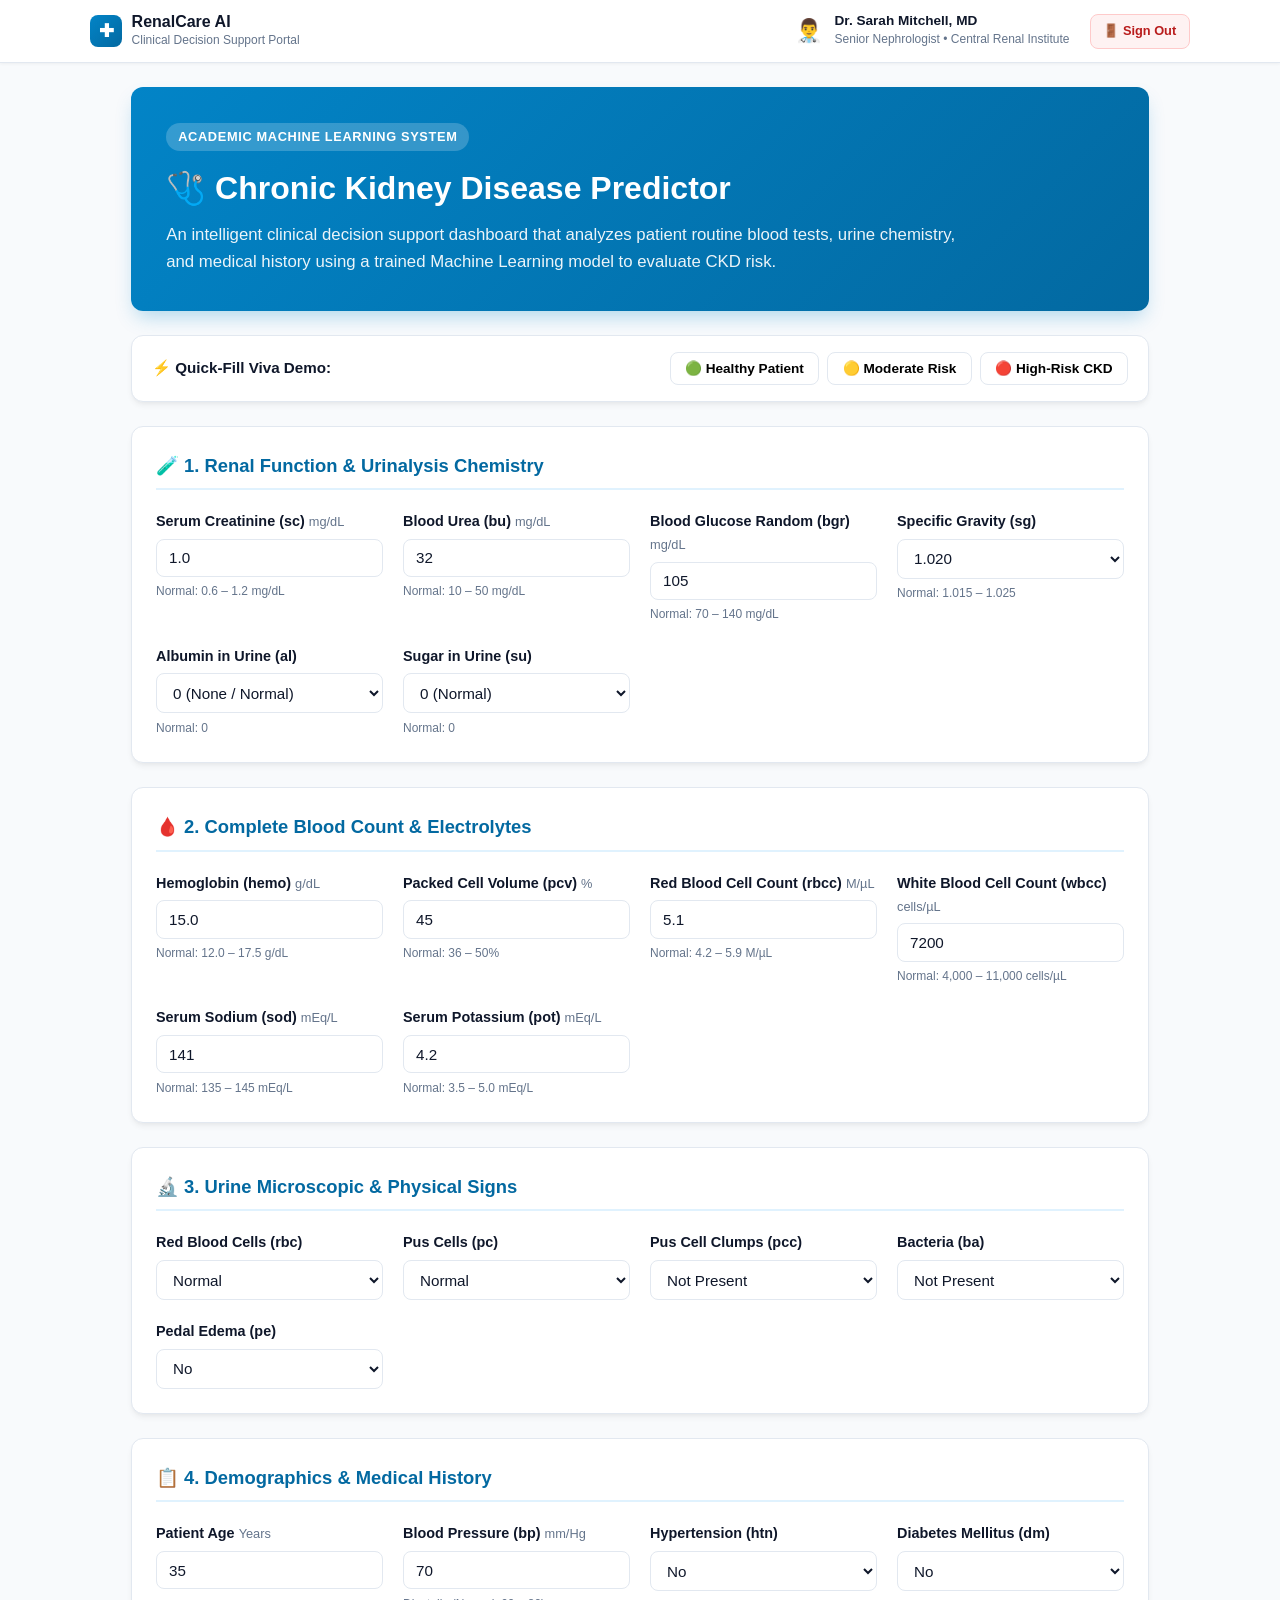
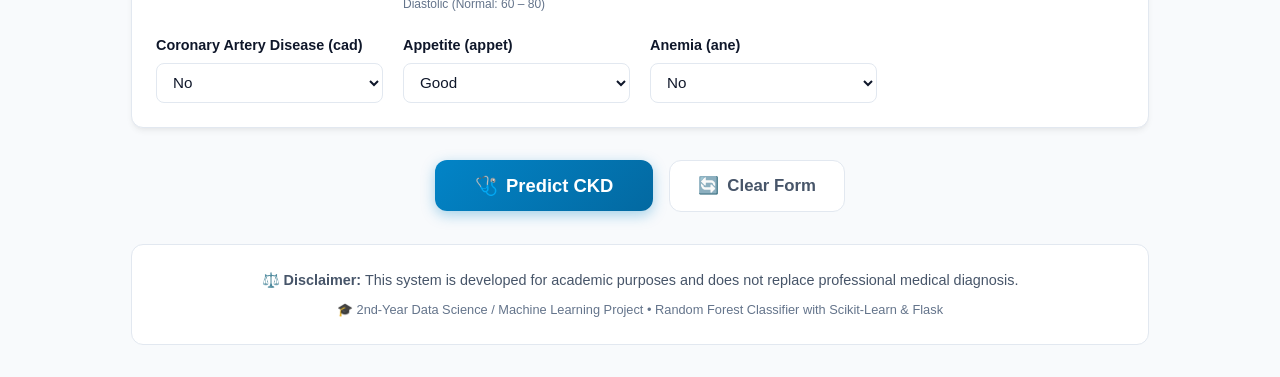
<file: index.html>
<!DOCTYPE html>
<html lang="en">
<head>
    <meta charset="UTF-8">
    <meta name="viewport" content="width=device-width, initial-scale=1.0">
    <title>Chronic Kidney Disease Predictor</title>
    <link rel="stylesheet" href="style.css">
<body>
    <!-- Clinical Navigation Bar -->
    <nav class="clinical-nav">
        <div class="nav-container">
            <div class="nav-brand">
                <span class="nav-logo">✚</span>
                <div>
                    <strong class="nav-hospital">RenalCare AI</strong>
                    <span class="nav-system">Clinical Decision Support Portal</span>
                </div>
            </div>
            <div class="nav-user-menu">
                <div class="nav-avatar">👨‍⚕️</div>
                <div class="nav-user-info">
                    <span class="nav-user-name">Dr. Sarah Mitchell, MD</span>
                    <span class="nav-user-role">Senior Nephrologist • Central Renal Institute</span>
                </div>
                <a href="login.html" class="btn-logout" title="Sign out of clinical session">🚪 Sign Out</a>
            </div>
        </div>
    </nav>

    <div class="container">
        <!-- 1. Header Section -->
        <header class="hero-header">
            <span class="badge-tag">Academic Machine Learning System</span>
            <h1 class="project-title">🩺 Chronic Kidney Disease Predictor</h1>
            <p class="project-description">
                An intelligent clinical decision support dashboard that analyzes patient routine blood tests, 
                urine chemistry, and medical history using a trained Machine Learning model to evaluate CKD risk.
            </p>
        </header>

        <!-- Quick Demo Autofill Toolbar for College Viva -->
        <div class="demo-toolbar">
            <span class="demo-title">⚡ Quick-Fill Viva Demo:</span>
            <div class="demo-buttons">
                <button type="button" class="btn-demo btn-demo-healthy" onclick="loadSampleProfile('healthy')">🟢 Healthy Patient</button>
                <button type="button" class="btn-demo btn-demo-warning" onclick="loadSampleProfile('borderline')">🟡 Moderate Risk</button>
                <button type="button" class="btn-demo btn-demo-severe" onclick="loadSampleProfile('severe')">🔴 High-Risk CKD</button>
            </div>
        </div>

        <!-- 2. Patient Input Form -->
        <form id="prediction-form">
            
            <!-- Panel 1: Renal Chemistry -->
            <div class="card-panel">
                <h2 class="panel-heading">🧪 1. Renal Function & Urinalysis Chemistry</h2>
                <div class="form-grid">
                    <div class="form-group">
                        <label for="sc">Serum Creatinine (sc) <span class="unit">mg/dL</span></label>
                        <input type="number" step="0.1" min="0.1" max="25" id="sc" name="sc" value="1.0" required>
                        <span class="field-hint">Normal: 0.6 – 1.2 mg/dL</span>
                    </div>
                    <div class="form-group">
                        <label for="bu">Blood Urea (bu) <span class="unit">mg/dL</span></label>
                        <input type="number" step="1" min="1" max="400" id="bu" name="bu" value="32" required>
                        <span class="field-hint">Normal: 10 – 50 mg/dL</span>
                    </div>
                    <div class="form-group">
                        <label for="bgr">Blood Glucose Random (bgr) <span class="unit">mg/dL</span></label>
                        <input type="number" step="1" min="40" max="500" id="bgr" name="bgr" value="105" required>
                        <span class="field-hint">Normal: 70 – 140 mg/dL</span>
                    </div>
                    <div class="form-group">
                        <label for="sg">Specific Gravity (sg)</label>
                        <select id="sg" name="sg" required>
                            <option value="1.005">1.005</option>
                            <option value="1.010">1.010</option>
                            <option value="1.015">1.015</option>
                            <option value="1.020" selected>1.020</option>
                            <option value="1.025">1.025</option>
                        </select>
                        <span class="field-hint">Normal: 1.015 – 1.025</span>
                    </div>
                    <div class="form-group">
                        <label for="al">Albumin in Urine (al)</label>
                        <select id="al" name="al" required>
                            <option value="0" selected>0 (None / Normal)</option>
                            <option value="1">1 (Trace)</option>
                            <option value="2">2 (Mild)</option>
                            <option value="3">3 (Moderate)</option>
                            <option value="4">4 (Heavy)</option>
                            <option value="5">5 (Severe)</option>
                        </select>
                        <span class="field-hint">Normal: 0</span>
                    </div>
                    <div class="form-group">
                        <label for="su">Sugar in Urine (su)</label>
                        <select id="su" name="su" required>
                            <option value="0" selected>0 (Normal)</option>
                            <option value="1">1</option>
                            <option value="2">2</option>
                            <option value="3">3</option>
                            <option value="4">4</option>
                            <option value="5">5</option>
                        </select>
                        <span class="field-hint">Normal: 0</span>
                    </div>
                </div>
            </div>

            <!-- Panel 2: Blood Panel -->
            <div class="card-panel">
                <h2 class="panel-heading">🩸 2. Complete Blood Count & Electrolytes</h2>
                <div class="form-grid">
                    <div class="form-group">
                        <label for="hemo">Hemoglobin (hemo) <span class="unit">g/dL</span></label>
                        <input type="number" step="0.1" min="3" max="22" id="hemo" name="hemo" value="15.0" required>
                        <span class="field-hint">Normal: 12.0 – 17.5 g/dL</span>
                    </div>
                    <div class="form-group">
                        <label for="pcv">Packed Cell Volume (pcv) <span class="unit">%</span></label>
                        <input type="number" step="1" min="10" max="60" id="pcv" name="pcv" value="45" required>
                        <span class="field-hint">Normal: 36 – 50%</span>
                    </div>
                    <div class="form-group">
                        <label for="rbcc">Red Blood Cell Count (rbcc) <span class="unit">M/µL</span></label>
                        <input type="number" step="0.1" min="1.0" max="8.0" id="rbcc" name="rbcc" value="5.1" required>
                        <span class="field-hint">Normal: 4.2 – 5.9 M/µL</span>
                    </div>
                    <div class="form-group">
                        <label for="wbcc">White Blood Cell Count (wbcc) <span class="unit">cells/µL</span></label>
                        <input type="number" step="100" min="1000" max="35000" id="wbcc" name="wbcc" value="7200" required>
                        <span class="field-hint">Normal: 4,000 – 11,000 cells/µL</span>
                    </div>
                    <div class="form-group">
                        <label for="sod">Serum Sodium (sod) <span class="unit">mEq/L</span></label>
                        <input type="number" step="1" min="90" max="180" id="sod" name="sod" value="141" required>
                        <span class="field-hint">Normal: 135 – 145 mEq/L</span>
                    </div>
                    <div class="form-group">
                        <label for="pot">Serum Potassium (pot) <span class="unit">mEq/L</span></label>
                        <input type="number" step="0.1" min="1.5" max="10.0" id="pot" name="pot" value="4.2" required>
                        <span class="field-hint">Normal: 3.5 – 5.0 mEq/L</span>
                    </div>
                </div>
            </div>

            <!-- Panel 3: Urine Microscopic Signs -->
            <div class="card-panel">
                <h2 class="panel-heading">🔬 3. Urine Microscopic & Physical Signs</h2>
                <div class="form-grid">
                    <div class="form-group">
                        <label for="rbc">Red Blood Cells (rbc)</label>
                        <select id="rbc" name="rbc" required>
                            <option value="normal" selected>Normal</option>
                            <option value="abnormal">Abnormal</option>
                        </select>
                    </div>
                    <div class="form-group">
                        <label for="pc">Pus Cells (pc)</label>
                        <select id="pc" name="pc" required>
                            <option value="normal" selected>Normal</option>
                            <option value="abnormal">Abnormal</option>
                        </select>
                    </div>
                    <div class="form-group">
                        <label for="pcc">Pus Cell Clumps (pcc)</label>
                        <select id="pcc" name="pcc" required>
                            <option value="notpresent" selected>Not Present</option>
                            <option value="present">Present</option>
                        </select>
                    </div>
                    <div class="form-group">
                        <label for="ba">Bacteria (ba)</label>
                        <select id="ba" name="ba" required>
                            <option value="notpresent" selected>Not Present</option>
                            <option value="present">Present</option>
                        </select>
                    </div>
                    <div class="form-group">
                        <label for="pe">Pedal Edema (pe)</label>
                        <select id="pe" name="pe" required>
                            <option value="no" selected>No</option>
                            <option value="yes">Yes (Swelling)</option>
                        </select>
                    </div>
                </div>
            </div>

            <!-- Panel 4: Demographics & Medical History -->
            <div class="card-panel">
                <h2 class="panel-heading">📋 4. Demographics & Medical History</h2>
                <div class="form-grid">
                    <div class="form-group">
                        <label for="age">Patient Age <span class="unit">Years</span></label>
                        <input type="number" min="1" max="110" id="age" name="age" value="35" required>
                    </div>
                    <div class="form-group">
                        <label for="bp">Blood Pressure (bp) <span class="unit">mm/Hg</span></label>
                        <input type="number" step="5" min="40" max="220" id="bp" name="bp" value="70" required>
                        <span class="field-hint">Diastolic (Normal: 60 – 80)</span>
                    </div>
                    <div class="form-group">
                        <label for="htn">Hypertension (htn)</label>
                        <select id="htn" name="htn" required>
                            <option value="no" selected>No</option>
                            <option value="yes">Yes</option>
                        </select>
                    </div>
                    <div class="form-group">
                        <label for="dm">Diabetes Mellitus (dm)</label>
                        <select id="dm" name="dm" required>
                            <option value="no" selected>No</option>
                            <option value="yes">Yes</option>
                        </select>
                    </div>
                    <div class="form-group">
                        <label for="cad">Coronary Artery Disease (cad)</label>
                        <select id="cad" name="cad" required>
                            <option value="no" selected>No</option>
                            <option value="yes">Yes</option>
                        </select>
                    </div>
                    <div class="form-group">
                        <label for="appet">Appetite (appet)</label>
                        <select id="appet" name="appet" required>
                            <option value="good" selected>Good</option>
                            <option value="poor">Poor</option>
                        </select>
                    </div>
                    <div class="form-group">
                        <label for="ane">Anemia (ane)</label>
                        <select id="ane" name="ane" required>
                            <option value="no" selected>No</option>
                            <option value="yes">Yes</option>
                        </select>
                    </div>
                </div>
            </div>

            <!-- Submit Button & Loading State -->
            <div class="action-container">
                <div class="action-buttons-row">
                    <button type="submit" id="predict-btn" class="btn-predict">
                        <span class="btn-icon">🩺</span> Predict CKD
                    </button>
                    <button type="button" id="reset-btn" class="btn-reset" onclick="resetForm()">
                        <span>🔄</span> Clear Form
                    </button>
                </div>
                <div id="loading-indicator" class="loading-box hidden">
                    <div class="spinner"></div>
                    <span>Analyzing patient data with Machine Learning model... Please wait.</span>
                </div>
            </div>
        </form>

        <!-- 3. Error Alert Box (Hidden by default) -->
        <div id="error-card" class="error-box hidden">
            <div class="error-header">
                <span class="error-icon">⚠️</span>
                <strong id="error-title">Connection / Validation Error</strong>
            </div>
            <p id="error-message">Could not connect to Flask backend.</p>
            <small id="error-hint" class="error-hint"></small>
        </div>

        <!-- 4. Result Card (Hidden by default) -->
        <div id="result-card" class="result-box hidden">
            <div class="result-header">
                <div>
                    <span class="result-subtitle">Diagnostic Evaluation Result</span>
                    <h2 id="result-diagnosis" class="result-title">Analyzing...</h2>
                </div>
                <div id="result-badge" class="badge-status">Status</div>
            </div>

            <!-- Risk Probability Gauge -->
            <div class="risk-section">
                <div class="risk-meta">
                    <span class="risk-label">Model Confidence / Risk Score:</span>
                    <strong id="result-probability" class="risk-value">0.00%</strong>
                </div>
                <div class="progress-track">
                    <div id="risk-progress-bar" class="progress-fill" style="width: 0%;"></div>
                </div>
            </div>

            <!-- Clinical Explanation & Advice -->
            <div class="explanation-box">
                <strong>📋 Model Analysis & Clinical Explanation:</strong>
                <p id="result-message">Explanation will appear here.</p>
            </div>

            <!-- Abnormal Biomarkers Detected (if any) -->
            <div id="abnormal-section" class="abnormal-container hidden">
                <h4>⚠️ Flagged Biomarkers Outside Medical Normal Ranges:</h4>
                <ul id="abnormal-list" class="abnormal-list"></ul>
            </div>

            <!-- Print / Save Clinical Report Toolbar -->
            <div class="result-actions">
                <button type="button" class="btn-print" onclick="window.print()">
                    🖨️ Print / Save Clinical Report (PDF)
                </button>
            </div>
        </div>

        <!-- 5. Academic Disclaimer -->
        <footer class="footer-disclaimer">
            <p class="disclaimer-text">
                ⚖️ <strong>Disclaimer:</strong> This system is developed for academic purposes and does not replace professional medical diagnosis.
            </p>
            <p class="footer-credit">
                🎓 2nd-Year Data Science / Machine Learning Project • Random Forest Classifier with Scikit-Learn & Flask
            </p>
        </footer>
    </div>

    <script src="script.js"></script>
</body>
</html>
</file>
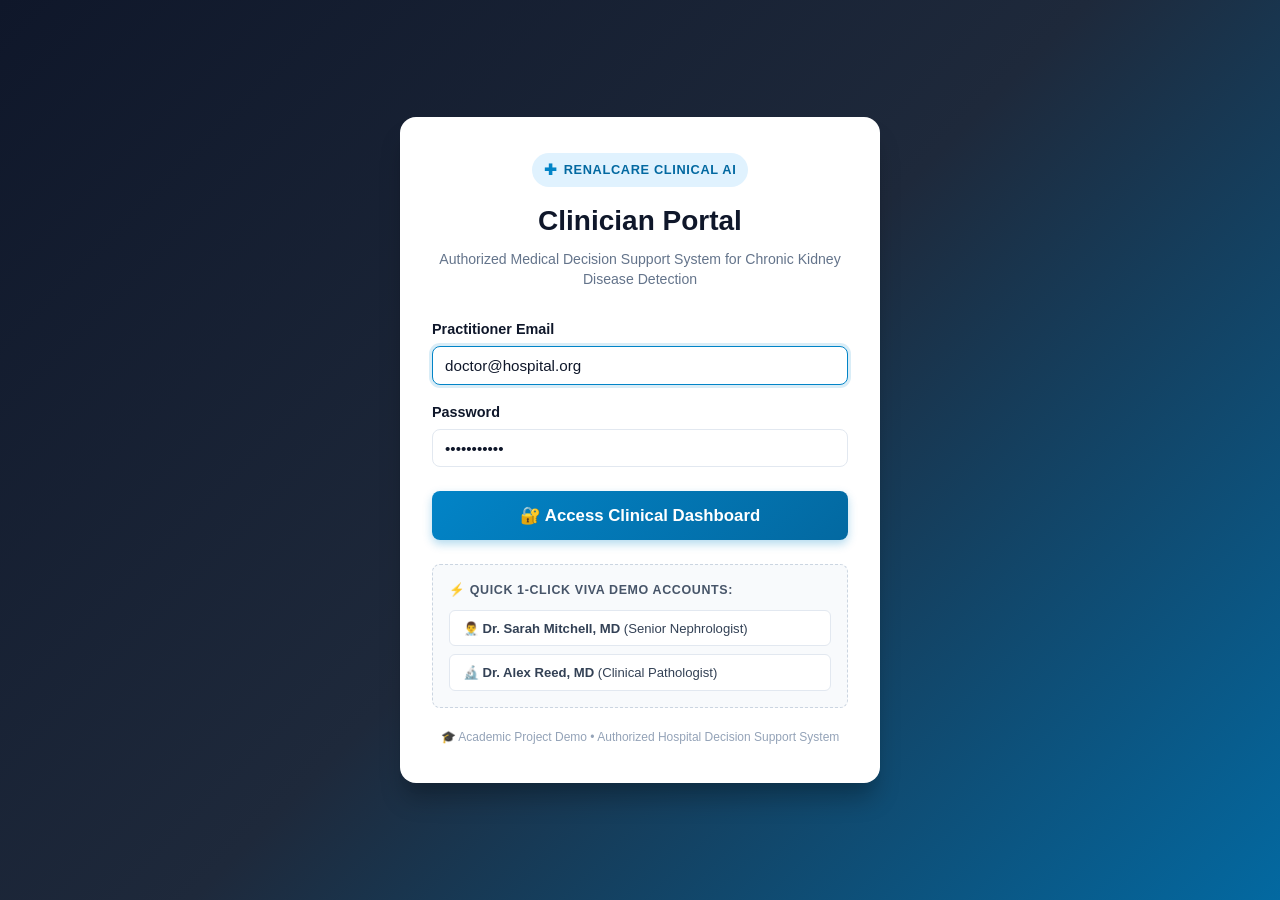
<file: login.html>
<!DOCTYPE html>
<html lang="en">
<head>
    <meta charset="UTF-8">
    <meta name="viewport" content="width=device-width, initial-scale=1.0">
    <title>Clinical Portal Login | Chronic Kidney Disease Predictor</title>
    <link rel="stylesheet" href="style.css">
</head>
<body class="login-body">
    <div class="login-container">
        <!-- Medical Brand Header -->
        <div class="login-card">
            <div class="login-header">
                <div class="brand-badge">
                    <span class="medical-cross">✚</span>
                    <span>RenalCare Clinical AI</span>
                </div>
                <h1 class="login-title">Clinician Portal</h1>
                <p class="login-subtitle">Authorized Medical Decision Support System for Chronic Kidney Disease Detection</p>
            </div>

            <!-- Login Form -->
            <form action="index.html" method="GET" class="login-form">
                <div class="form-group">
                    <label for="email">Practitioner Email</label>
                    <input type="email" id="email" name="email" value="doctor@hospital.org" placeholder="doctor@hospital.org" required autofocus>
                </div>

                <div class="form-group">
                    <label for="password">Password</label>
                    <input type="password" id="password" name="password" value="password123" placeholder="Enter password" required>
                </div>

                <button type="submit" class="btn-login">
                    <span>🔐 Access Clinical Dashboard</span>
                </button>
            </form>

            <!-- Quick Demo Login Toolbar for Viva Evaluators -->
            <div class="demo-login-section">
                <span class="demo-login-heading">⚡ Quick 1-Click Viva Demo Accounts:</span>
                <div class="demo-login-buttons">
                    <button type="button" class="btn-demo-user" onclick="fillAndSubmit('doctor@hospital.org', 'password123')">
                        👨‍⚕️ <strong>Dr. Sarah Mitchell, MD</strong> (Senior Nephrologist)
                    </button>
                    <button type="button" class="btn-demo-user" onclick="fillAndSubmit('pathologist@hospital.org', 'password123')">
                        🔬 <strong>Dr. Alex Reed, MD</strong> (Clinical Pathologist)
                    </button>
                </div>
            </div>

            <div class="login-footer">
                <p>🎓 Academic Project Demo • Authorized Hospital Decision Support System</p>
            </div>
        </div>
    </div>

    <script>
        function fillAndSubmit(email, password) {
            document.getElementById("email").value = email;
            document.getElementById("password").value = password;
            window.location.href = "index.html";
        }
    </script>
</body>
</html>
</file>
<file: style.css>
/* ==========================================================================
   Chronic Kidney Disease (CKD) Predictor - Stylesheet (style.css)
   Clean, modern, responsive medical aesthetic built for 2nd-year students.
   ========================================================================== */

:root {
    --primary: #0284c7;        /* Medical Sky Blue */
    --primary-dark: #0369a1;
    --primary-light: #e0f2fe;
    --success: #10b981;        /* Low risk green */
    --success-bg: #ecfdf5;
    --warning: #f59e0b;        /* Moderate risk amber */
    --warning-bg: #fffbeb;
    --danger: #ef4444;         /* High risk red */
    --danger-bg: #fef2f2;
    --text-dark: #0f172a;
    --text-muted: #64748b;
    --bg-page: #f8fafc;
    --card-bg: #ffffff;
    --border-color: #e2e8f0;
    --radius-md: 12px;
    --radius-sm: 8px;
    --shadow-card: 0 4px 6px -1px rgba(0, 0, 0, 0.06), 0 2px 4px -2px rgba(0, 0, 0, 0.04);
    --shadow-hover: 0 10px 15px -3px rgba(0, 0, 0, 0.08), 0 4px 6px -4px rgba(0, 0, 0, 0.03);
}

/* Reset and Base Styles */
* {
    box-sizing: border-box;
    margin: 0;
    padding: 0;
}

body {
    font-family: -apple-system, BlinkMacSystemFont, "Segoe UI", Roboto, Helvetica, Arial, sans-serif;
    background-color: var(--bg-page);
    color: var(--text-dark);
    line-height: 1.6;
    padding: 0 0 2rem 0;
}

.container {
    max-width: 1050px;
    margin: 1.5rem auto 0 auto;
    padding: 0 1rem;
}

/* Top Clinical Navigation Bar */
.clinical-nav {
    background: #ffffff;
    border-bottom: 1px solid var(--border-color);
    box-shadow: 0 1px 3px rgba(0, 0, 0, 0.05);
    padding: 0.75rem 1.5rem;
    position: sticky;
    top: 0;
    z-index: 100;
}

.nav-container {
    max-width: 1100px;
    margin: 0 auto;
    display: flex;
    justify-content: space-between;
    align-items: center;
    flex-wrap: wrap;
    gap: 0.75rem;
}

.nav-brand {
    display: flex;
    align-items: center;
    gap: 0.6rem;
}

.nav-logo {
    display: inline-flex;
    align-items: center;
    justify-content: center;
    width: 32px;
    height: 32px;
    background: linear-gradient(135deg, #0284c7 0%, #0369a1 100%);
    color: #ffffff;
    border-radius: 8px;
    font-weight: 800;
    font-size: 1.1rem;
}

.nav-hospital {
    display: block;
    font-size: 1rem;
    color: var(--text-dark);
    line-height: 1.2;
}

.nav-system {
    display: block;
    font-size: 0.75rem;
    color: var(--text-muted);
}

.nav-user-menu {
    display: flex;
    align-items: center;
    gap: 0.75rem;
}

.nav-avatar {
    font-size: 1.4rem;
}

.nav-user-info {
    display: flex;
    flex-direction: column;
}

.nav-user-name {
    font-size: 0.85rem;
    font-weight: 600;
    color: var(--text-dark);
    line-height: 1.2;
}

.nav-user-role {
    font-size: 0.75rem;
    color: var(--text-muted);
}

.btn-logout {
    padding: 0.4rem 0.8rem;
    font-size: 0.8rem;
    font-weight: 600;
    color: #b91c1c;
    background: #fef2f2;
    border: 1px solid #fecaca;
    border-radius: var(--radius-sm);
    text-decoration: none;
    transition: all 0.2s ease;
    margin-left: 0.5rem;
}

.btn-logout:hover {
    background: #fee2e2;
    border-color: #fca5a5;
    color: #991b1b;
}

/* 1. Header / Hero */
.hero-header {
    background: linear-gradient(135deg, #0284c7 0%, #0369a1 100%);
    color: #ffffff;
    padding: 2.2rem;
    border-radius: var(--radius-md);
    box-shadow: 0 10px 20px -5px rgba(2, 132, 199, 0.3);
    margin-bottom: 1.5rem;
}

.badge-tag {
    display: inline-block;
    background-color: rgba(255, 255, 255, 0.2);
    color: #ffffff;
    padding: 0.25rem 0.75rem;
    border-radius: 9999px;
    font-size: 0.8rem;
    font-weight: 600;
    text-transform: uppercase;
    letter-spacing: 0.05em;
    margin-bottom: 0.75rem;
}

.project-title {
    font-size: 2rem;
    font-weight: 700;
    margin-bottom: 0.5rem;
}

.project-description {
    font-size: 1.05rem;
    opacity: 0.92;
    max-width: 800px;
}

/* Quick Demo Toolbar */
.demo-toolbar {
    background: var(--card-bg);
    border: 1px solid var(--border-color);
    padding: 1rem 1.25rem;
    border-radius: var(--radius-md);
    display: flex;
    align-items: center;
    justify-content: space-between;
    flex-wrap: wrap;
    gap: 0.75rem;
    margin-bottom: 1.5rem;
    box-shadow: var(--shadow-card);
}

.demo-title {
    font-weight: 600;
    color: var(--text-dark);
    font-size: 0.95rem;
}

.demo-buttons {
    display: flex;
    gap: 0.5rem;
    flex-wrap: wrap;
}

.btn-demo {
    padding: 0.45rem 0.9rem;
    font-size: 0.85rem;
    font-weight: 600;
    border-radius: var(--radius-sm);
    border: 1px solid var(--border-color);
    cursor: pointer;
    background: #ffffff;
    transition: all 0.2s ease;
}

.btn-demo-healthy:hover { background: var(--success-bg); border-color: var(--success); color: var(--success); }
.btn-demo-warning:hover { background: var(--warning-bg); border-color: var(--warning); color: var(--warning); }
.btn-demo-severe:hover { background: var(--danger-bg); border-color: var(--danger); color: var(--danger); }

/* Card Panels & Form Grid */
.card-panel {
    background: var(--card-bg);
    border: 1px solid var(--border-color);
    border-radius: var(--radius-md);
    padding: 1.5rem;
    margin-bottom: 1.5rem;
    box-shadow: var(--shadow-card);
}

.panel-heading {
    font-size: 1.15rem;
    font-weight: 600;
    color: var(--primary-dark);
    margin-bottom: 1.25rem;
    padding-bottom: 0.5rem;
    border-bottom: 2px solid var(--primary-light);
}

.form-grid {
    display: grid;
    grid-template-columns: repeat(auto-fit, minmax(220px, 1fr));
    gap: 1.25rem;
}

.form-group {
    display: flex;
    flex-direction: column;
    gap: 0.35rem;
}

.form-group label {
    font-size: 0.9rem;
    font-weight: 600;
    color: var(--text-dark);
}

.unit {
    color: var(--text-muted);
    font-weight: normal;
    font-size: 0.8rem;
}

.field-hint {
    font-size: 0.75rem;
    color: var(--text-muted);
}

.form-group input,
.form-group select {
    padding: 0.6rem 0.75rem;
    border: 1px solid var(--border-color);
    border-radius: var(--radius-sm);
    font-size: 0.95rem;
    background-color: #ffffff;
    color: var(--text-dark);
    outline: none;
    transition: border-color 0.2s, box-shadow 0.2s;
}

.form-group input:focus,
.form-group select:focus {
    border-color: var(--primary);
    box-shadow: 0 0 0 3px rgba(2, 132, 199, 0.15);
}

/* Action Container & Buttons */
.action-container {
    display: flex;
    flex-direction: column;
    align-items: center;
    gap: 1rem;
    margin: 2rem 0;
}

.btn-predict {
    background: linear-gradient(135deg, #0284c7 0%, #0369a1 100%);
    color: #ffffff;
    font-size: 1.15rem;
    font-weight: 600;
    padding: 0.9rem 2.5rem;
    border: none;
    border-radius: var(--radius-md);
    cursor: pointer;
    box-shadow: 0 4px 14px rgba(2, 132, 199, 0.35);
    transition: transform 0.15s ease, box-shadow 0.15s ease;
    display: inline-flex;
    align-items: center;
    gap: 0.5rem;
}

.btn-predict:hover {
    transform: translateY(-2px);
    box-shadow: 0 6px 20px rgba(2, 132, 199, 0.45);
}

.btn-predict:disabled {
    background: #94a3b8;
    cursor: not-allowed;
    transform: none;
    box-shadow: none;
}

/* Loading Box */
.loading-box {
    display: flex;
    align-items: center;
    gap: 0.75rem;
    padding: 0.75rem 1.25rem;
    background: var(--primary-light);
    color: var(--primary-dark);
    font-weight: 500;
    border-radius: var(--radius-sm);
}

.spinner {
    width: 20px;
    height: 20px;
    border: 3px solid rgba(2, 132, 199, 0.3);
    border-radius: 50%;
    border-top-color: var(--primary);
    animation: spin 0.8s linear infinite;
}

@keyframes spin {
    to { transform: rotate(360deg); }
}

/* Error Box */
.error-box {
    background: var(--danger-bg);
    border: 1px solid #fca5a5;
    color: #991b1b;
    padding: 1.25rem;
    border-radius: var(--radius-md);
    margin-bottom: 1.5rem;
}

.error-header {
    display: flex;
    align-items: center;
    gap: 0.5rem;
    margin-bottom: 0.5rem;
    font-size: 1.05rem;
}

.error-hint {
    display: block;
    margin-top: 0.5rem;
    color: #7f1d1d;
    font-size: 0.85rem;
}

/* Result Box */
.result-box {
    background: var(--card-bg);
    border: 2px solid var(--border-color);
    border-radius: var(--radius-md);
    padding: 1.75rem;
    margin-bottom: 2rem;
    box-shadow: var(--shadow-hover);
    transition: all 0.3s ease;
}

.result-header {
    display: flex;
    justify-content: space-between;
    align-items: center;
    border-bottom: 1px solid var(--border-color);
    padding-bottom: 1rem;
    margin-bottom: 1.25rem;
    flex-wrap: wrap;
    gap: 0.75rem;
}

.result-subtitle {
    font-size: 0.85rem;
    color: var(--text-muted);
    text-transform: uppercase;
    letter-spacing: 0.05em;
    font-weight: 600;
}

.result-title {
    font-size: 1.6rem;
    font-weight: 700;
    color: var(--text-dark);
}

.badge-status {
    padding: 0.4rem 1rem;
    border-radius: 9999px;
    font-weight: 700;
    font-size: 0.9rem;
    text-transform: uppercase;
}

.badge-danger {
    background-color: var(--danger-bg);
    color: var(--danger);
    border: 1px solid #fca5a5;
}

.badge-success {
    background-color: var(--success-bg);
    color: var(--success);
    border: 1px solid #86efac;
}

.badge-warning {
    background-color: var(--warning-bg);
    color: var(--warning);
    border: 1px solid #fde68a;
}

/* Progress Track */
.risk-section {
    margin-bottom: 1.25rem;
}

.risk-meta {
    display: flex;
    justify-content: space-between;
    font-size: 0.95rem;
    margin-bottom: 0.4rem;
}

.progress-track {
    width: 100%;
    height: 14px;
    background-color: #e2e8f0;
    border-radius: 9999px;
    overflow: hidden;
}

.progress-fill {
    height: 100%;
    width: 0%;
    background: var(--primary);
    transition: width 0.8s cubic-bezier(0.4, 0, 0.2, 1);
}

.explanation-box {
    background: var(--bg-page);
    border-left: 4px solid var(--primary);
    padding: 1rem;
    border-radius: var(--radius-sm);
    margin-bottom: 1rem;
}

.explanation-box strong {
    color: var(--text-dark);
    display: block;
    margin-bottom: 0.25rem;
}

.explanation-box p {
    color: var(--text-dark);
    font-size: 0.95rem;
}

/* Abnormal Biomarkers */
.abnormal-container {
    background: #fff7ed;
    border: 1px solid #ffedd5;
    padding: 1rem;
    border-radius: var(--radius-sm);
    margin-top: 1rem;
}

.abnormal-container h4 {
    font-size: 0.95rem;
    color: #c2410c;
    margin-bottom: 0.5rem;
}

.abnormal-list {
    list-style-type: square;
    margin-left: 1.5rem;
    color: #9a3412;
    font-size: 0.9rem;
}

/* Footer / Academic Disclaimer */
.footer-disclaimer {
    margin-top: 2rem;
    padding: 1.5rem;
    background: #ffffff;
    border: 1px solid var(--border-color);
    border-radius: var(--radius-md);
    text-align: center;
}

.disclaimer-text {
    font-size: 0.9rem;
    font-weight: 500;
    color: #475569;
    margin-bottom: 0.5rem;
}

.footer-credit {
    font-size: 0.8rem;
    color: var(--text-muted);
}

/* Utility Helpers */
.hidden {
    display: none !important;
}

/* Action Buttons Row */
.action-buttons-row {
    display: flex;
    gap: 1rem;
    align-items: center;
    flex-wrap: wrap;
    justify-content: center;
}

.btn-reset {
    background: #ffffff;
    color: #475569;
    font-size: 1.05rem;
    font-weight: 600;
    padding: 0.9rem 1.75rem;
    border: 1px solid var(--border-color);
    border-radius: var(--radius-md);
    cursor: pointer;
    transition: all 0.2s ease;
    display: inline-flex;
    align-items: center;
    gap: 0.5rem;
}

.btn-reset:hover {
    background: #f1f5f9;
    color: #0f172a;
    border-color: #cbd5e1;
}

/* Print / PDF Clinical Report Button */
.result-actions {
    margin-top: 1.5rem;
    display: flex;
    justify-content: flex-end;
}

.btn-print {
    background: #f0fdfa;
    color: #0d9488;
    border: 1px solid #99f6e4;
    font-size: 0.95rem;
    font-weight: 600;
    padding: 0.65rem 1.25rem;
    border-radius: var(--radius-sm);
    cursor: pointer;
    transition: all 0.2s ease;
    display: inline-flex;
    align-items: center;
    gap: 0.5rem;
}

.btn-print:hover {
    background: #ccfbf1;
    color: #0f766e;
    border-color: #5eead4;
}

/* Responsive adjustments */
@media (max-width: 600px) {
    .project-title { font-size: 1.5rem; }
    .form-grid { grid-template-columns: 1fr; }
    .result-header { flex-direction: column; align-items: flex-start; }
    .action-buttons-row { width: 100%; flex-direction: column; }
    .btn-predict, .btn-reset { width: 100%; justify-content: center; }
    .result-actions { justify-content: center; width: 100%; }
    .btn-print { width: 100%; justify-content: center; }
}

/* Print Formatting (Clean Clinical PDF Export) */
@media print {
    body {
        background: #ffffff !important;
        padding: 0 !important;
        color: #000000 !important;
    }
    .hero-header,
    .demo-toolbar,
    #prediction-form,
    .error-box,
    .result-actions,
    .footer-credit {
        display: none !important;
    }
    .container {
        max-width: 100% !important;
        margin: 0 !important;
        padding: 0 !important;
    }
    .result-box {
        border: 2px solid #000000 !important;
        box-shadow: none !important;
        padding: 1.5rem !important;
        margin: 0 0 1rem 0 !important;
        page-break-inside: avoid;
    }
    .progress-track {
        border: 1px solid #000000 !important;
    }
    .footer-disclaimer {
        border-top: 1px solid #000000 !important;
        border-left: none !important;
        border-right: none !important;
        border-bottom: none !important;
        margin-top: 2rem !important;
        padding: 1rem 0 !important;
    }
}

/* ==========================================================================
   Login Page Specific Styling (Clinical Portal)
   ========================================================================== */

.login-body {
    background: linear-gradient(135deg, #0f172a 0%, #1e293b 50%, #0369a1 100%);
    min-height: 100vh;
    display: flex;
    align-items: center;
    justify-content: center;
    padding: 1.5rem;
}

.login-container {
    width: 100%;
    max-width: 480px;
    margin: 0 auto;
}

.login-card {
    background: #ffffff;
    border-radius: 16px;
    padding: 2.25rem 2rem;
    box-shadow: 0 20px 25px -5px rgba(0, 0, 0, 0.25), 0 10px 10px -5px rgba(0, 0, 0, 0.04);
}

.login-header {
    text-align: center;
    margin-bottom: 1.75rem;
}

.brand-badge {
    display: inline-flex;
    align-items: center;
    gap: 0.4rem;
    background: #e0f2fe;
    color: #0369a1;
    font-size: 0.8rem;
    font-weight: 700;
    padding: 0.3rem 0.75rem;
    border-radius: 9999px;
    text-transform: uppercase;
    letter-spacing: 0.05em;
    margin-bottom: 0.75rem;
}

.medical-cross {
    font-size: 0.95rem;
    color: #0284c7;
}

.login-title {
    font-size: 1.75rem;
    font-weight: 700;
    color: #0f172a;
    margin-bottom: 0.4rem;
}

.login-subtitle {
    font-size: 0.88rem;
    color: #64748b;
    line-height: 1.4;
}

.login-error {
    background: #fef2f2;
    border: 1px solid #fca5a5;
    color: #991b1b;
    padding: 0.75rem 1rem;
    border-radius: var(--radius-sm);
    font-size: 0.85rem;
    margin-bottom: 1.25rem;
    text-align: center;
}

.login-form {
    display: flex;
    flex-direction: column;
    gap: 1rem;
    margin-bottom: 1.5rem;
}

.btn-login {
    background: linear-gradient(135deg, #0284c7 0%, #0369a1 100%);
    color: #ffffff;
    font-size: 1.05rem;
    font-weight: 600;
    padding: 0.85rem;
    border: none;
    border-radius: var(--radius-sm);
    cursor: pointer;
    box-shadow: 0 4px 10px rgba(2, 132, 199, 0.3);
    transition: all 0.2s ease;
    margin-top: 0.5rem;
}

.btn-login:hover {
    transform: translateY(-1px);
    box-shadow: 0 6px 15px rgba(2, 132, 199, 0.4);
}

.demo-login-section {
    background: #f8fafc;
    border: 1px dashed #cbd5e1;
    border-radius: var(--radius-sm);
    padding: 1rem;
    margin-bottom: 1.25rem;
}

.demo-login-heading {
    display: block;
    font-size: 0.78rem;
    font-weight: 700;
    color: #475569;
    text-transform: uppercase;
    letter-spacing: 0.05em;
    margin-bottom: 0.6rem;
}

.demo-login-buttons {
    display: flex;
    flex-direction: column;
    gap: 0.5rem;
}

.btn-demo-user {
    background: #ffffff;
    border: 1px solid var(--border-color);
    padding: 0.6rem 0.8rem;
    border-radius: 6px;
    font-size: 0.82rem;
    color: #334155;
    cursor: pointer;
    text-align: left;
    transition: all 0.2s ease;
}

.btn-demo-user:hover {
    background: #e0f2fe;
    border-color: #7dd3fc;
    color: #0369a1;
}

.login-footer {
    text-align: center;
    font-size: 0.75rem;
    color: #94a3b8;
}
</file>
